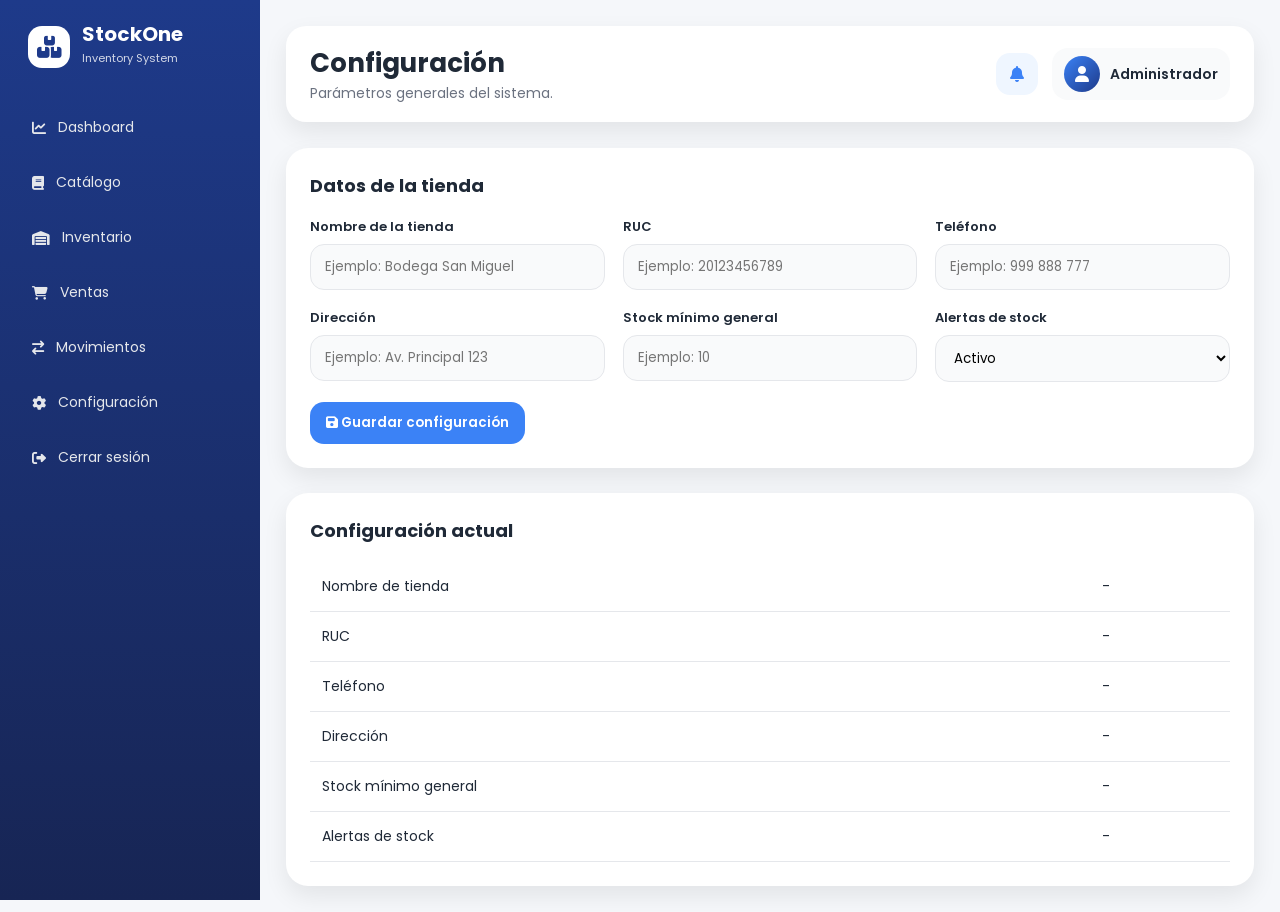
<file: configuracion.html>
<!DOCTYPE html>
<html lang="es">
<head>
    <meta charset="UTF-8">
    <meta name="viewport" content="width=device-width, initial-scale=1.0">
    <title>Configuración | StockOne</title>

    <link rel="stylesheet" href="css/styles.css">
    <link rel="stylesheet" href="css/dashboard.css">
    <link rel="stylesheet"
          href="https://cdnjs.cloudflare.com/ajax/libs/font-awesome/6.5.2/css/all.min.css">
</head>

<body data-page="configuracion">

<div class="layout">
    <aside class="sidebar" id="sidebar"></aside>

    <main class="main">
        <div id="topbar"></div>

        <section class="panel">
            <div class="panel-header">
                <h2>Datos de la tienda</h2>
            </div>

            <div class="form-grid">
                <div class="form-group">
                    <label>Nombre de la tienda</label>
                    <input type="text" id="nombreTienda" placeholder="Ejemplo: Bodega San Miguel">
                </div>

                <div class="form-group">
                    <label>RUC</label>
                    <input type="text" id="rucTienda" placeholder="Ejemplo: 20123456789">
                </div>

                <div class="form-group">
                    <label>Teléfono</label>
                    <input type="text" id="telefonoTienda" placeholder="Ejemplo: 999 888 777">
                </div>

                <div class="form-group">
                    <label>Dirección</label>
                    <input type="text" id="direccionTienda" placeholder="Ejemplo: Av. Principal 123">
                </div>

                <div class="form-group">
                    <label>Stock mínimo general</label>
                    <input type="number" id="stockMinimoGeneral" placeholder="Ejemplo: 10">
                </div>

                <div class="form-group">
                    <label>Alertas de stock</label>
                    <select id="alertasStock">
                        <option value="Activo">Activo</option>
                        <option value="Inactivo">Inactivo</option>
                    </select>
                </div>
            </div>

            <button class="btn btn-primary" id="btnGuardarConfig">
                <i class="fa-solid fa-save"></i> Guardar configuración
            </button>
        </section>

        <br>

        <section class="panel">
            <div class="panel-header">
                <h2>Configuración actual</h2>
            </div>

            <table class="table-modern">
                <tbody id="tablaConfiguracion">
                    <tr>
                        <td>Nombre de tienda</td>
                        <td>-</td>
                    </tr>
                    <tr>
                        <td>RUC</td>
                        <td>-</td>
                    </tr>
                    <tr>
                        <td>Teléfono</td>
                        <td>-</td>
                    </tr>
                    <tr>
                        <td>Dirección</td>
                        <td>-</td>
                    </tr>
                    <tr>
                        <td>Stock mínimo general</td>
                        <td>-</td>
                    </tr>
                    <tr>
                        <td>Alertas de stock</td>
                        <td>-</td>
                    </tr>
                </tbody>
            </table>
        </section>

    </main>
</div>

<script src="js/layout.js"></script>
<script src="js/configuracion.js"></script>

</body>
</html>
</file>
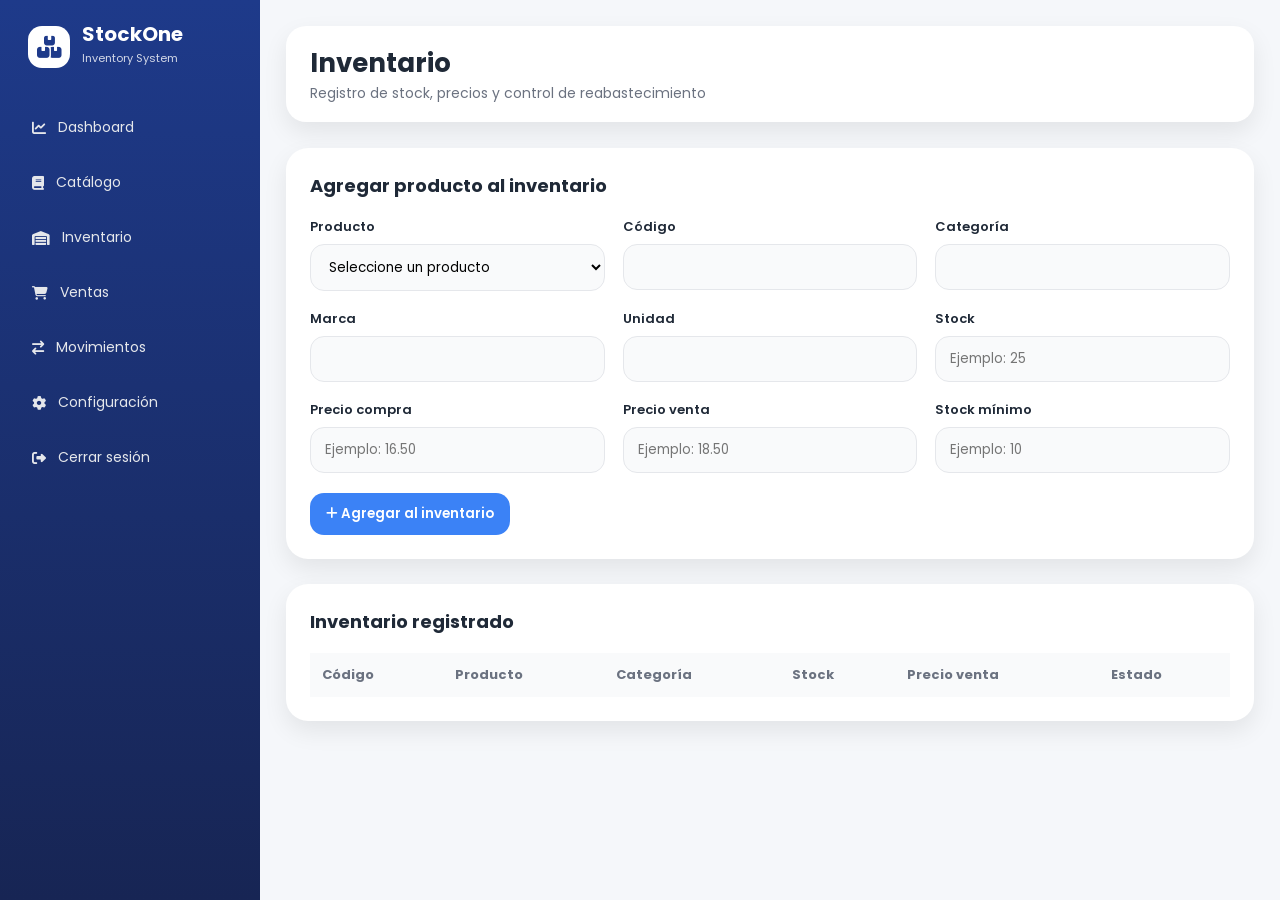
<file: inventario.html>
<!DOCTYPE html>
<html lang="es">
<head>
    <meta charset="UTF-8">
    <title>Inventario - StockOne</title>
    <link rel="stylesheet" href="css/styles.css">
    <link rel="stylesheet" href="https://cdnjs.cloudflare.com/ajax/libs/font-awesome/6.5.0/css/all.min.css">
</head>
<body>

<div class="layout">

    <aside class="sidebar" id="sidebar"></aside>

    <main class="main">

        <header class="topbar">
            <div class="page-title">
                <h1>Inventario</h1>
                <p>Registro de stock, precios y control de reabastecimiento</p>
            </div>
        </header>

        <section class="panel">
            <div class="panel-header">
                <h2>Agregar producto al inventario</h2>
            </div>

            <div class="form-grid">
                <div class="form-group">
                    <label>Producto</label>
                    <select id="productoSelect">
                        <option value="">Seleccione un producto</option>
                    </select>
                </div>

                <div class="form-group">
                    <label>Código</label>
                    <input type="text" id="codigo" readonly>
                </div>

                <div class="form-group">
                    <label>Categoría</label>
                    <input type="text" id="categoria" readonly>
                </div>

                <div class="form-group">
                    <label>Marca</label>
                    <input type="text" id="marca" readonly>
                </div>

                <div class="form-group">
                    <label>Unidad</label>
                    <input type="text" id="unidad" readonly>
                </div>

                <div class="form-group">
                    <label>Stock</label>
                    <input type="number" id="stock" placeholder="Ejemplo: 25">
                </div>

                <div class="form-group">
                    <label>Precio compra</label>
                    <input type="number" id="precioCompra" placeholder="Ejemplo: 16.50">
                </div>

                <div class="form-group">
                    <label>Precio venta</label>
                    <input type="number" id="precioVenta" placeholder="Ejemplo: 18.50">
                </div>

                <div class="form-group">
                    <label>Stock mínimo</label>
                    <input type="number" id="stockMinimo" placeholder="Ejemplo: 10">
                </div>
            </div>

            <button class="btn btn-primary" id="btnAgregar">
                <i class="fa-solid fa-plus"></i> Agregar al inventario
            </button>
        </section>

        <br>

        <section class="panel">
            <div class="panel-header">
                <h2>Inventario registrado</h2>
            </div>

            <table class="table-modern">
                <thead>
                    <tr>
                        <th>Código</th>
                        <th>Producto</th>
                        <th>Categoría</th>
                        <th>Stock</th>
                        <th>Precio venta</th>
                        <th>Estado</th>
                    </tr>
                </thead>

                <tbody id="tablaInventario">
                </tbody>
            </table>
        </section>

    </main>
</div>
<script src="js/layout.js"></script>
<script src="js/inventario.js"></script>
</body>
</html>
</file>
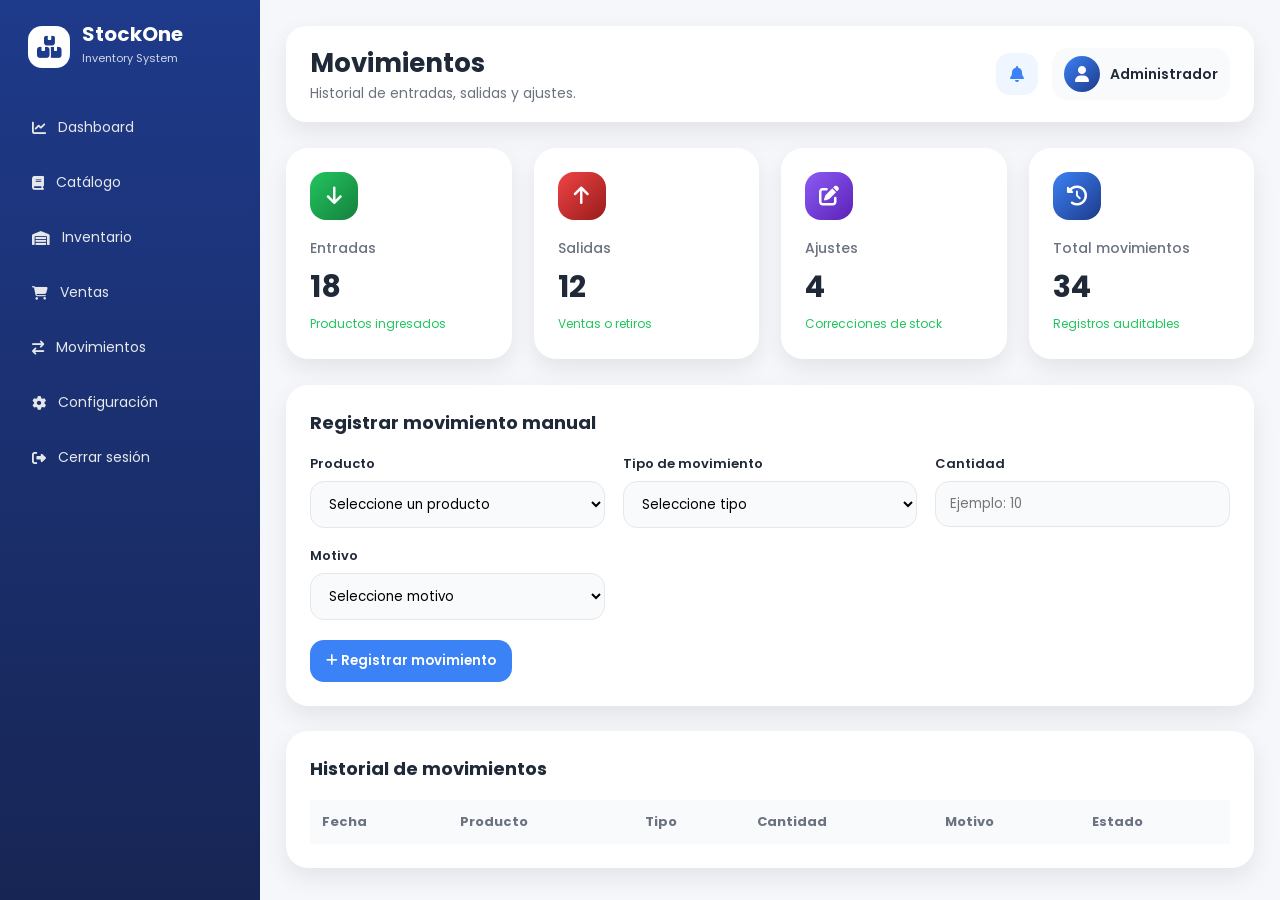
<file: movimientos.html>
<!DOCTYPE html>
<html lang="es">
<head>
    <meta charset="UTF-8">
    <meta name="viewport" content="width=device-width, initial-scale=1.0">
    <title>Movimientos | StockOne</title>

    <link rel="stylesheet" href="css/styles.css">
    <link rel="stylesheet" href="css/dashboard.css">
    <link rel="stylesheet"
          href="https://cdnjs.cloudflare.com/ajax/libs/font-awesome/6.5.2/css/all.min.css">
</head>

<body data-page="movimientos">

<div class="layout">
    <aside class="sidebar" id="sidebar"></aside>

    <main class="main">
        <div id="topbar"></div>

        <section class="cards">
            <div class="stat-card">
                <div class="stat-icon bg-green">
                    <i class="fa-solid fa-arrow-down"></i>
                </div>
                <h3>Entradas</h3>
                <p>18</p>
                <small>Productos ingresados</small>
            </div>

            <div class="stat-card">
                <div class="stat-icon bg-red">
                    <i class="fa-solid fa-arrow-up"></i>
                </div>
                <h3>Salidas</h3>
                <p>12</p>
                <small>Ventas o retiros</small>
            </div>

            <div class="stat-card">
                <div class="stat-icon bg-purple">
                    <i class="fa-solid fa-pen-to-square"></i>
                </div>
                <h3>Ajustes</h3>
                <p>4</p>
                <small>Correcciones de stock</small>
            </div>

            <div class="stat-card">
                <div class="stat-icon bg-blue">
                    <i class="fa-solid fa-clock-rotate-left"></i>
                </div>
                <h3>Total movimientos</h3>
                <p>34</p>
                <small>Registros auditables</small>
            </div>
        </section>

        <section class="panel">
            <div class="panel-header">
                <h2>Registrar movimiento manual</h2>
            </div>

            <div class="form-grid">
                <div class="form-group">
                    <label>Producto</label>
                    <select id="productoMovimiento">
                        <option value="">Seleccione un producto</option>
                    </select>
                </div>

                <div class="form-group">
                    <label>Tipo de movimiento</label>
                    <select id="tipoMovimiento">
                        <option value="">Seleccione tipo</option>
                        <option value="Entrada">Entrada</option>
                        <option value="Salida">Salida</option>
                        <option value="Ajuste">Ajuste</option>
                    </select>
                </div>

                <div class="form-group">
                    <label>Cantidad</label>
                    <input type="number" id="cantidadMovimiento" placeholder="Ejemplo: 10">
                </div>

                <div class="form-group">
                    <label>Motivo</label>
                    <select id="motivoMovimiento">
                        <option value="">Seleccione motivo</option>
                        <option>Compra de mercadería</option>
                        <option>Venta realizada</option>
                        <option>Corrección de inventario</option>
                        <option>Producto dañado</option>
                        <option>Devolución</option>
                    </select>
                </div>
            </div>

            <button class="btn btn-primary" id="btnRegistrarMovimiento">
                <i class="fa-solid fa-plus"></i> Registrar movimiento
            </button>
        </section>

        <br>

        <section class="panel">
            <div class="panel-header">
                <h2>Historial de movimientos</h2>
            </div>

            <table class="table-modern">
                <thead>
                <tr>
                    <th>Fecha</th>
                    <th>Producto</th>
                    <th>Tipo</th>
                    <th>Cantidad</th>
                    <th>Motivo</th>
                    <th>Estado</th>
                </tr>
                </thead>

                <tbody id="tablaMovimientos"></tbody>
            </table>
        </section>

    </main>
</div>

<script src="js/layout.js"></script>
<script src="js/movimientos.js"></script>

</body>
</html>
</file>
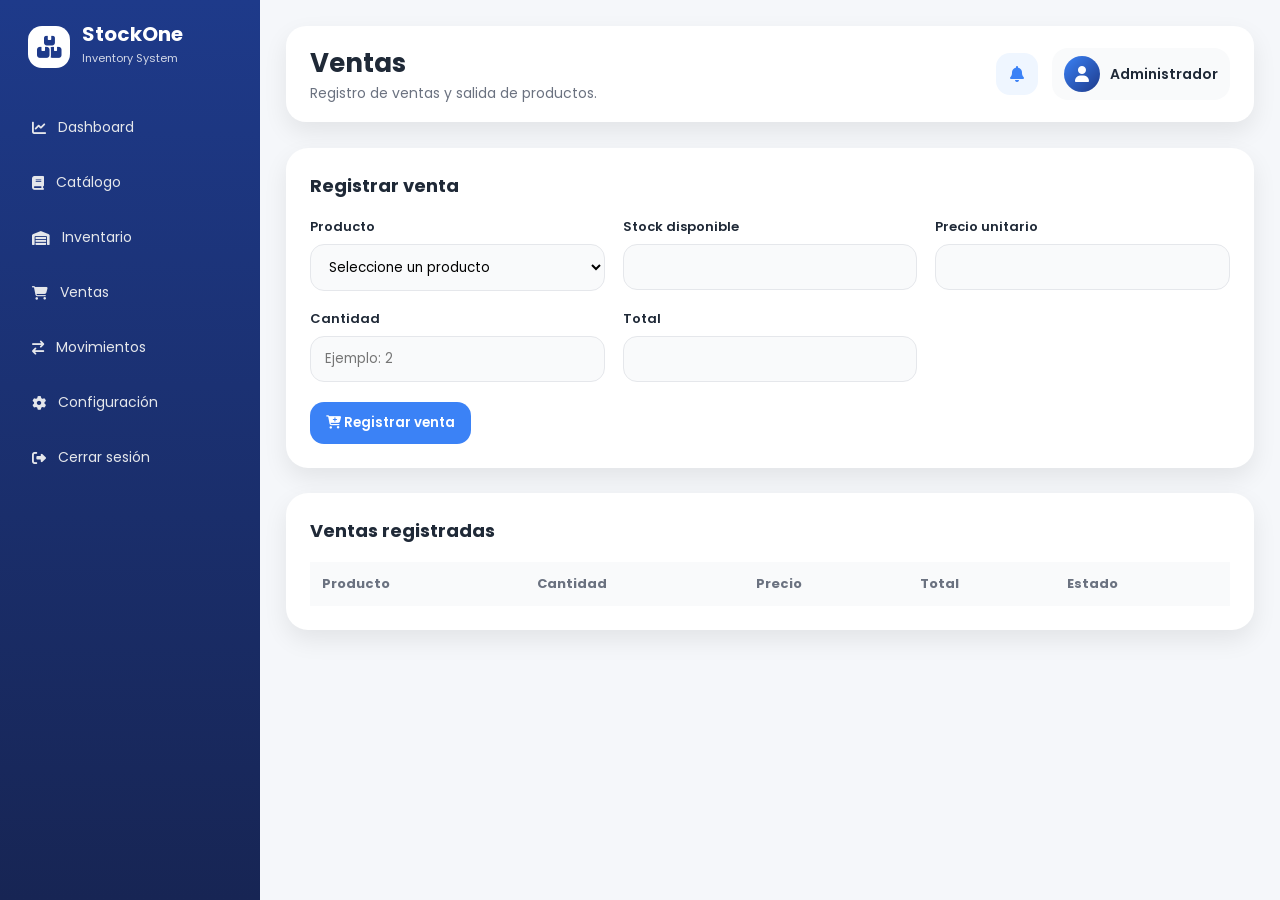
<file: ventas.html>
<!DOCTYPE html>
<html lang="es">
<head>
    <meta charset="UTF-8">
    <meta name="viewport" content="width=device-width, initial-scale=1.0">
    <title>Ventas | StockOne</title>

    <link rel="stylesheet" href="css/styles.css">
    <link rel="stylesheet" href="css/dashboard.css">
    <link rel="stylesheet"
          href="https://cdnjs.cloudflare.com/ajax/libs/font-awesome/6.5.2/css/all.min.css">
</head>

<body data-page="ventas">

<div class="layout">
    <aside class="sidebar" id="sidebar"></aside>

    <main class="main">
        <div id="topbar"></div>

        <section class="panel">
            <div class="panel-header">
                <h2>Registrar venta</h2>
            </div>

            <div class="form-grid">
                <div class="form-group">
                    <label>Producto</label>
                    <select id="productoVenta">
                        <option value="">Seleccione un producto</option>
                    </select>
                </div>

                <div class="form-group">
                    <label>Stock disponible</label>
                    <input type="text" id="stockDisponible" readonly>
                </div>

                <div class="form-group">
                    <label>Precio unitario</label>
                    <input type="text" id="precioUnitario" readonly>
                </div>

                <div class="form-group">
                    <label>Cantidad</label>
                    <input type="number" id="cantidadVenta" placeholder="Ejemplo: 2">
                </div>

                <div class="form-group">
                    <label>Total</label>
                    <input type="text" id="totalVenta" readonly>
                </div>
            </div>

            <button class="btn btn-primary" id="btnRegistrarVenta">
                <i class="fa-solid fa-cart-plus"></i> Registrar venta
            </button>
        </section>

        <br>

        <section class="panel">
            <div class="panel-header">
                <h2>Ventas registradas</h2>
            </div>

            <table class="table-modern">
                <thead>
                <tr>
                    <th>Producto</th>
                    <th>Cantidad</th>
                    <th>Precio</th>
                    <th>Total</th>
                    <th>Estado</th>
                </tr>
                </thead>

                <tbody id="tablaVentas"></tbody>
            </table>
        </section>

    </main>
</div>

<script src="js/layout.js"></script>
<script src="js/ventas.js"></script>

</body>
</html>
</file>
<file: css/styles.css>
@import url('https://fonts.googleapis.com/css2?family=Poppins:wght@300;400;500;600;700&display=swap');

:root {
    --primary: #1E3A8A;
    --secondary: #3B82F6;
    --background: #F5F7FA;
    --white: #FFFFFF;
    --text: #1F2937;
    --muted: #6B7280;
    --green: #22C55E;
    --yellow: #F59E0B;
    --red: #EF4444;
    --purple: #8B5CF6;
    --border: #E5E7EB;
    --shadow: 0 10px 25px rgba(0, 0, 0, 0.08);
}

* {
    margin: 0;
    padding: 0;
    box-sizing: border-box;
}

body {
    font-family: 'Poppins', sans-serif;
    background: var(--background);
    color: var(--text);
}

.layout {
    display: flex;
    min-height: 100vh;
}

.sidebar {
    width: 260px;
    background: linear-gradient(180deg, #1E3A8A, #172554);
    color: var(--white);
    padding: 24px 18px;
    position: fixed;
    height: 100vh;
}

.brand {
    display: flex;
    align-items: center;
    gap: 12px;
    margin-bottom: 35px;
    padding: 0 10px;
}

.brand-icon {
    width: 42px;
    height: 42px;
    background: var(--white);
    color: var(--primary);
    border-radius: 14px;
    display: flex;
    align-items: center;
    justify-content: center;
    font-size: 22px;
    font-weight: 700;
}

.brand-text h2 {
    font-size: 20px;
    line-height: 1;
}

.brand-text span {
    font-size: 11px;
    opacity: 0.8;
}

.menu {
    display: flex;
    flex-direction: column;
    gap: 8px;
}

.menu a {
    color: #E5E7EB;
    text-decoration: none;
    padding: 13px 14px;
    border-radius: 14px;
    display: flex;
    align-items: center;
    gap: 12px;
    transition: 0.3s;
    font-size: 14px;
}

.menu a:hover,
.menu a.active {
    background: rgba(255, 255, 255, 0.14);
    color: var(--white);
    transform: translateX(4px);
}

.main {
    margin-left: 260px;
    width: calc(100% - 260px);
    padding: 26px;
}

.topbar {
    background: var(--white);
    border-radius: 20px;
    padding: 18px 24px;
    box-shadow: var(--shadow);
    display: flex;
    align-items: center;
    justify-content: space-between;
    margin-bottom: 26px;
}

.page-title h1 {
    font-size: 26px;
    color: var(--text);
}

.page-title p {
    color: var(--muted);
    font-size: 14px;
}

.top-actions {
    display: flex;
    align-items: center;
    gap: 14px;
}

.notification {
    width: 42px;
    height: 42px;
    border-radius: 14px;
    background: #EFF6FF;
    color: var(--secondary);
    display: flex;
    align-items: center;
    justify-content: center;
}

.user-box {
    display: flex;
    align-items: center;
    gap: 10px;
    background: #F9FAFB;
    padding: 8px 12px;
    border-radius: 16px;
}

.avatar {
    width: 36px;
    height: 36px;
    background: linear-gradient(135deg, var(--secondary), var(--primary));
    color: var(--white);
    border-radius: 50%;
    display: flex;
    align-items: center;
    justify-content: center;
}

.user-box span {
    font-size: 14px;
    font-weight: 600;
}

.cards {
    display: grid;
    grid-template-columns: repeat(4, 1fr);
    gap: 22px;
    margin-bottom: 26px;
}

.stat-card {
    background: var(--white);
    padding: 24px;
    border-radius: 22px;
    box-shadow: var(--shadow);
    position: relative;
    overflow: hidden;
    transition: 0.3s;
}

.stat-card:hover {
    transform: translateY(-6px);
}

.stat-icon {
    width: 48px;
    height: 48px;
    border-radius: 16px;
    display: flex;
    align-items: center;
    justify-content: center;
    color: white;
    font-size: 20px;
    margin-bottom: 18px;
}

.bg-blue {
    background: linear-gradient(135deg, #3B82F6, #1E3A8A);
}

.bg-green {
    background: linear-gradient(135deg, #22C55E, #15803D);
}

.bg-red {
    background: linear-gradient(135deg, #EF4444, #991B1B);
}

.bg-purple {
    background: linear-gradient(135deg, #8B5CF6, #5B21B6);
}

.stat-card h3 {
    color: var(--muted);
    font-size: 14px;
    font-weight: 500;
}

.stat-card p {
    font-size: 30px;
    font-weight: 700;
    margin-top: 6px;
}

.stat-card small {
    color: var(--green);
    font-size: 12px;
}

.content-grid {
    display: grid;
    grid-template-columns: 2fr 1fr;
    gap: 22px;
}

.panel {
    background: var(--white);
    border-radius: 22px;
    padding: 24px;
    box-shadow: var(--shadow);
}

.panel-header {
    display: flex;
    justify-content: space-between;
    align-items: center;
    margin-bottom: 18px;
}

.panel-header h2 {
    font-size: 18px;
}

.table-modern {
    width: 100%;
    border-collapse: collapse;
}

.table-modern th {
    text-align: left;
    color: var(--muted);
    font-size: 13px;
    padding: 12px;
    background: #F9FAFB;
}

.table-modern td {
    padding: 14px 12px;
    border-bottom: 1px solid var(--border);
    font-size: 14px;
}

.badge {
    padding: 6px 10px;
    border-radius: 999px;
    font-size: 12px;
    font-weight: 600;
}

.badge-success {
    background: #DCFCE7;
    color: #166534;
}

.badge-warning {
    background: #FEF3C7;
    color: #92400E;
}

.badge-danger {
    background: #FEE2E2;
    color: #991B1B;
}

.restock-list {
    display: flex;
    flex-direction: column;
    gap: 14px;
}

.restock-item {
    padding: 14px;
    border-radius: 16px;
    background: #F9FAFB;
    border: 1px solid var(--border);
}

.restock-item h4 {
    font-size: 14px;
}

.restock-item p {
    color: var(--muted);
    font-size: 12px;
    margin-top: 4px;
}

.btn {
    border: none;
    border-radius: 14px;
    padding: 11px 16px;
    cursor: pointer;
    font-weight: 600;
    font-family: 'Poppins', sans-serif;
}

.btn-primary {
    background: var(--secondary);
    color: var(--white);
}

.btn-success {
    background: var(--green);
    color: var(--white);
}

.btn-danger {
    background: var(--red);
    color: var(--white);
}

@media (max-width: 900px) {
    .sidebar {
        position: static;
        width: 100%;
        height: auto;
    }

    .layout {
        flex-direction: column;
    }

    .main {
        margin-left: 0;
        width: 100%;
    }

    .cards,
    .content-grid {
        grid-template-columns: 1fr;
    }

    .topbar {
        flex-direction: column;
        align-items: flex-start;
        gap: 16px;
    }
}
.form-grid {
    display: grid;
    grid-template-columns: repeat(3, 1fr);
    gap: 18px;
    margin-bottom: 20px;
}

.form-group label {
    display: block;
    font-size: 13px;
    font-weight: 600;
    margin-bottom: 7px;
    color: var(--text);
}

.form-group input,
.form-group select {
    width: 100%;
    padding: 12px 14px;
    border: 1px solid var(--border);
    border-radius: 14px;
    font-family: 'Poppins', sans-serif;
    outline: none;
    background: #F9FAFB;
}

.form-group input:focus,
.form-group select:focus {
    border-color: var(--secondary);
    background: white;
}

@media (max-width: 900px) {
    .form-grid {
        grid-template-columns: 1fr;
    }
}
.charts-grid {
    display: grid;
    grid-template-columns: 2fr 1fr;
    gap: 22px;
    margin-bottom: 26px;
}

canvas {
    width: 100% !important;
    height: 280px !important;
}

@media (max-width: 900px) {
    .charts-grid {
        grid-template-columns: 1fr;
    }
}
.login-body {
    min-height: 100vh;
    background:
        radial-gradient(circle at top left, rgba(59, 130, 246, 0.35), transparent 35%),
        linear-gradient(135deg, #0F172A, #1E3A8A);
    display: flex;
    align-items: center;
    justify-content: center;
    padding: 24px;
}

.login-wrapper {
    width: 100%;
    max-width: 1050px;
    min-height: 620px;
    display: grid;
    grid-template-columns: 1.1fr 0.9fr;
    background: rgba(255, 255, 255, 0.12);
    border-radius: 34px;
    overflow: hidden;
    box-shadow: 0 30px 80px rgba(0, 0, 0, 0.35);
    backdrop-filter: blur(18px);
}

.login-info {
    padding: 54px;
    color: white;
    display: flex;
    flex-direction: column;
    justify-content: center;
}

.brand-login {
    display: flex;
    align-items: center;
    gap: 12px;
    font-size: 24px;
    font-weight: 700;
    margin-bottom: 48px;
}

.brand-login i {
    width: 48px;
    height: 48px;
    background: white;
    color: var(--primary);
    border-radius: 16px;
    display: flex;
    align-items: center;
    justify-content: center;
}

.login-info h1 {
    font-size: 46px;
    line-height: 1.12;
    margin-bottom: 22px;
}

.login-info p {
    font-size: 16px;
    opacity: 0.85;
    max-width: 480px;
    margin-bottom: 34px;
}

.login-features {
    display: flex;
    flex-direction: column;
    gap: 14px;
}

.login-features div {
    display: flex;
    align-items: center;
    gap: 10px;
    font-weight: 500;
}

.login-features i {
    color: #22C55E;
}

.login-card {
    background: white;
    padding: 54px 46px;
    display: flex;
    flex-direction: column;
    justify-content: center;
}

.login-card h2 {
    font-size: 34px;
    margin-bottom: 8px;
}

.login-card > p {
    color: var(--muted);
    margin-bottom: 30px;
}

.login-btn {
    width: 100%;
    margin-top: 8px;
    display: flex;
    justify-content: center;
    gap: 10px;
}

.login-help {
    margin-top: 18px;
    text-align: center;
    color: var(--muted);
}

@media (max-width: 850px) {
    .login-wrapper {
        grid-template-columns: 1fr;
    }

    .login-info {
        display: none;
    }
}
.formulario-oculto {
    display: none;
    margin-top: 22px;
}
.modal-overlay {
    display: none;
    position: fixed;
    inset: 0;
    background: rgba(15, 23, 42, 0.65);
    z-index: 1000;
    align-items: center;
    justify-content: center;
    padding: 20px;
}

.modal-overlay.show {
    display: flex;
}

.modal-box {
    background: white;
    width: 100%;
    max-width: 720px;
    border-radius: 24px;
    padding: 26px;
    box-shadow: 0 30px 80px rgba(0, 0, 0, 0.35);
}

.modal-header {
    display: flex;
    justify-content: space-between;
    align-items: center;
    margin-bottom: 22px;
}

.modal-close {
    border: none;
    background: #F3F4F6;
    width: 40px;
    height: 40px;
    border-radius: 14px;
    cursor: pointer;
    font-size: 18px;
}

.modal-actions {
    display: flex;
    justify-content: flex-end;
    gap: 12px;
    margin-top: 20px;
}
</file>
<file: css/dashboard.css>
/*
Click nbfs://nbhost/SystemFileSystem/Templates/Licenses/license-default.txt to change this license
Click nbfs://nbhost/SystemFileSystem/Templates/ClientSide/css.css to edit this template
*/
/* 
    Created on : 1 jul. 2026, 9:54:38 p. m.
    Author     : marco
*/
</file>
